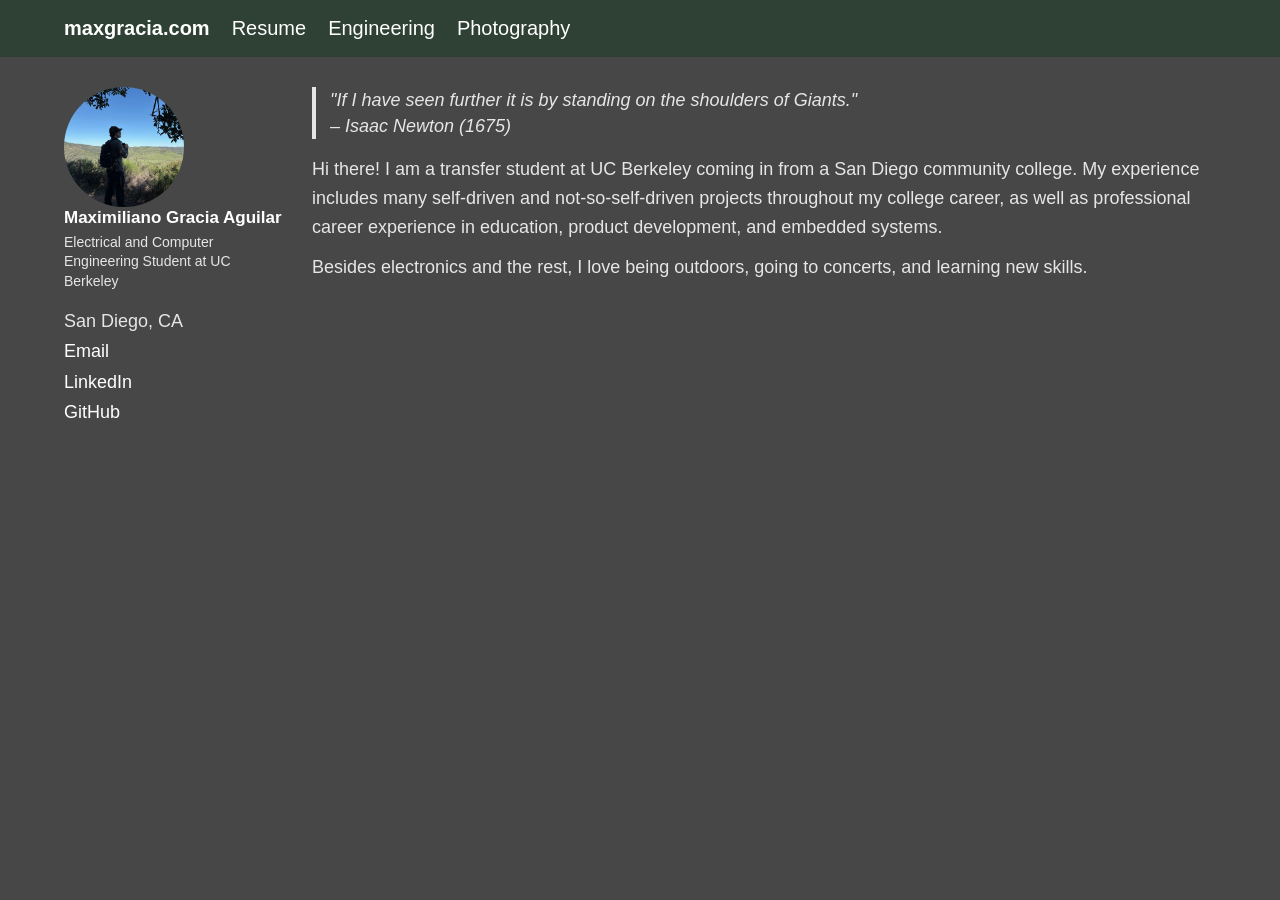
<file: index.html>
<!DOCTYPE html>
<html lang="en">
<head>
  <meta charset="UTF-8">
  <meta name="viewport" content="width=device-width, initial-scale=1.0">
  <title>maxgracia.com</title>
  <link rel="stylesheet" href="css/style.css">
</head>
<body>
  <header id="main-header" class="phone-nav">
    <div class="container">
      <ul id="navbar">
        <li class="nav-brand"><a href="index.html"><strong>maxgracia.com</strong></a></li>
        <li class="nav-toggle-slot">
          <button type="button" class="nav-toggle" aria-expanded="false" aria-controls="navbar" aria-label="Menu">
            <span class="nav-bars" aria-hidden="true"><span></span><span></span><span></span></span>
          </button>
        </li>
        <li class="nav-link"><a href="files/resume 7-26.pdf" target="_blank">Resume</a></li>
        <li class="nav-link"><a href="engineering.html">Engineering</a></li>
        <li class="nav-link"><a href="photography.html">Photography</a></li>
      </ul>
    </div>
  </header>

  <div class="container">
    <div class="split">
      <aside id="sidebar">
        <div class="idrow">
          <img src="images/pfp.jpg" alt="Maximiliano Gracia Aguilar on a trail" id="profile-picture">
          <div class="bio">
            <h1>Maximiliano Gracia Aguilar</h1>
            <p>Electrical and Computer Engineering Student at UC Berkeley</p>
          </div>
        </div>
        <ul id="contact">
          <li class="location">San Diego, CA</li>
          <li class="email"><a href="mailto:maxgraciaaguilar@hotmail.com">Email</a></li>
          <li class="linkedin"><a href="https://linkedin.com/in/maxgracia">LinkedIn</a></li>
          <li class="github"><a href="https://github.com/maxgraciaaguilar">GitHub</a></li>
        </ul>
      </aside>

      <section id="main">
        <blockquote class="quote">
          <p>"If I have seen further it is by standing on the shoulders of Giants."</p>
          <p class="attribution">– Isaac Newton (1675)</p>
        </blockquote>
        <p>Hi there! I am a transfer student at UC Berkeley coming in from a San Diego community college. My experience includes many self-driven and not-so-self-driven projects throughout my college career, as well as professional career experience in education, product development, and embedded systems.</p>
        <p>Besides electronics and the rest, I love being outdoors, going to concerts, and learning new skills.</p>
      </section>
    </div>
  </div>
  <script>
    (function () {
      var button = document.querySelector(".nav-toggle");
      var navbar = document.getElementById("navbar");
      if (!button || !navbar) return;
      function setOpen(open) {
        button.setAttribute("aria-expanded", open ? "true" : "false");
        navbar.classList.toggle("is-open", open);
      }
      button.addEventListener("click", function () {
        setOpen(button.getAttribute("aria-expanded") !== "true");
      });
      document.addEventListener("keydown", function (event) {
        if (event.key === "Escape" && button.getAttribute("aria-expanded") === "true") {
          setOpen(false);
          button.focus();
        }
      });
    })();
  </script>
</body>
</html>
</file>
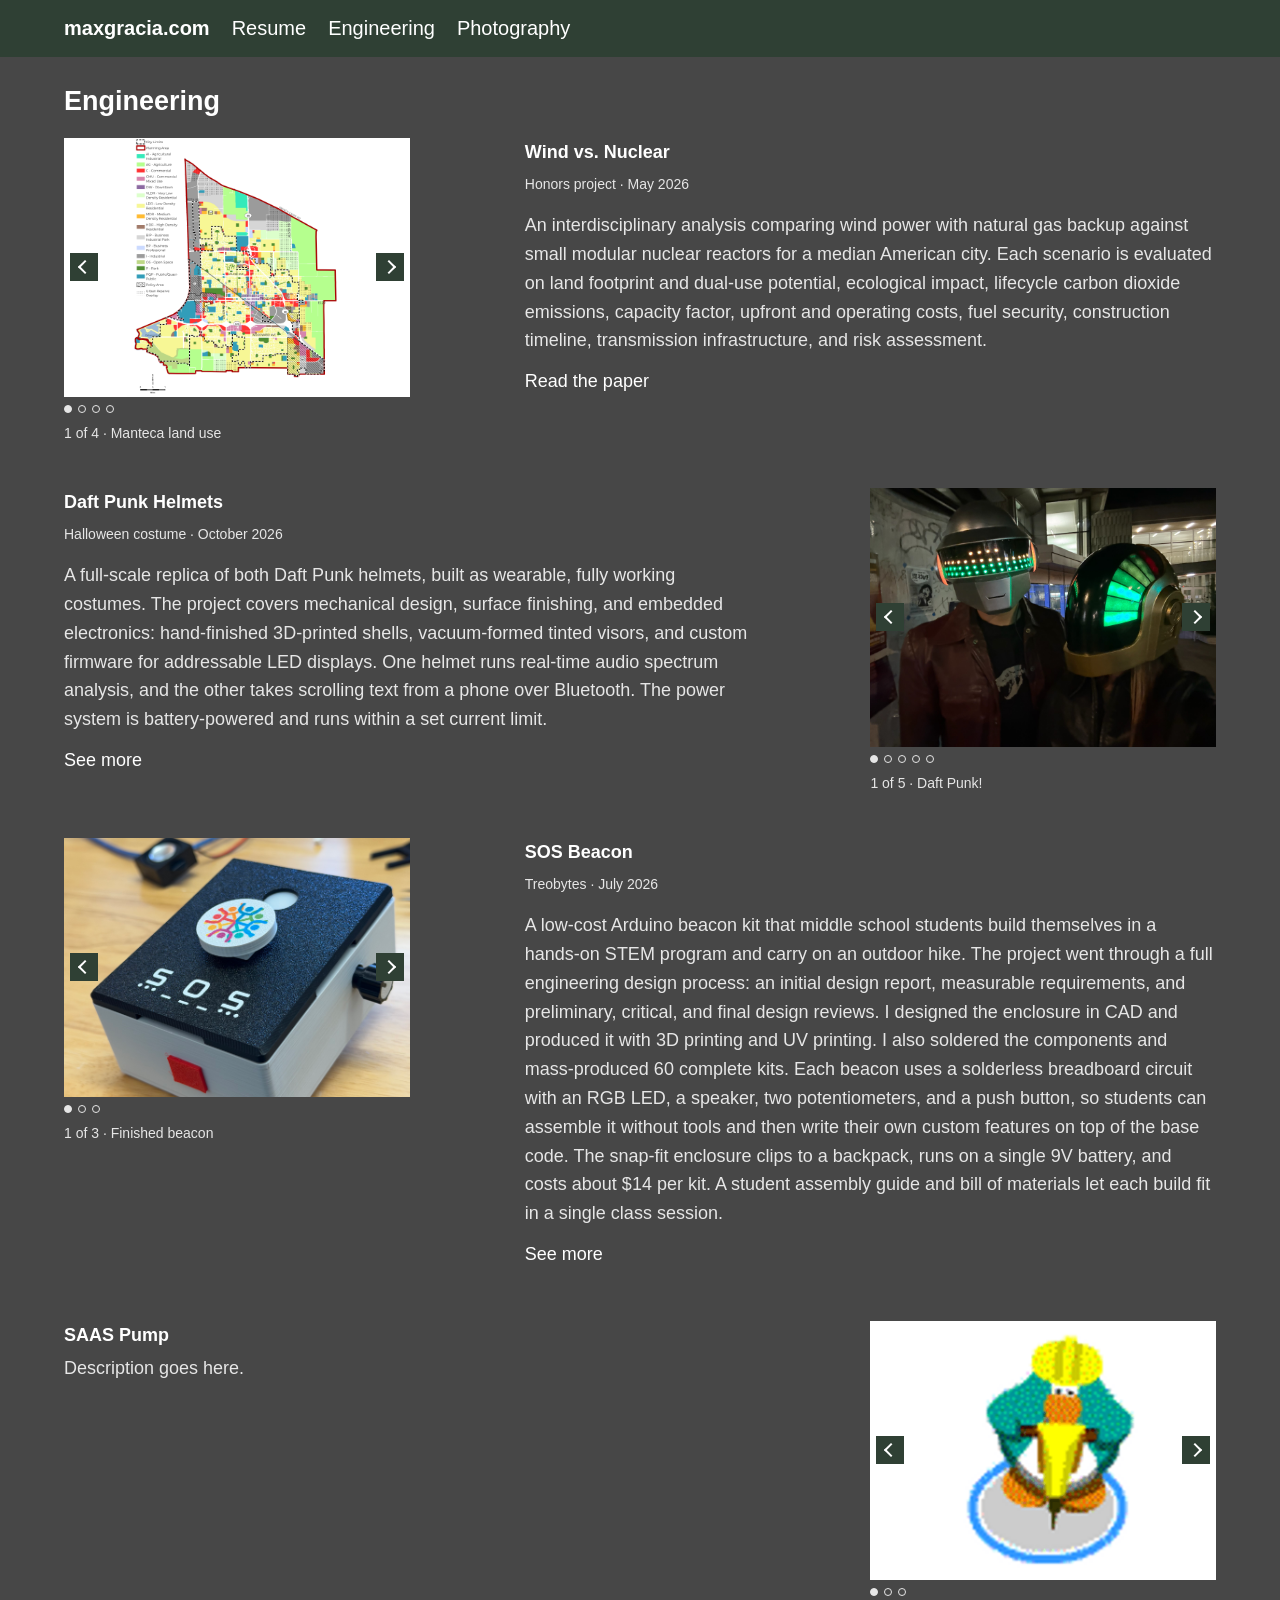
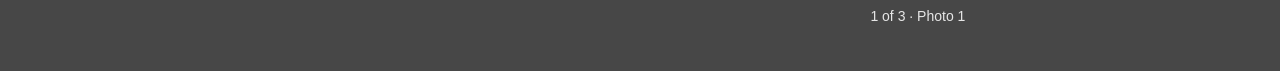
<file: engineering.html>
<!DOCTYPE html>
<html lang="en">
<head>
  <meta charset="UTF-8">
  <meta name="viewport" content="width=device-width, initial-scale=1.0">
  <title>Engineering</title>
  <link rel="stylesheet" href="css/style.css">
</head>
<body>
  <header id="main-header" class="phone-nav">
    <div class="container">
      <ul id="navbar">
        <li class="nav-brand"><a href="index.html"><strong>maxgracia.com</strong></a></li>
        <li class="nav-toggle-slot">
          <button type="button" class="nav-toggle" aria-expanded="false" aria-controls="navbar" aria-label="Menu">
            <span class="nav-bars" aria-hidden="true"><span></span><span></span><span></span></span>
          </button>
        </li>
        <li class="nav-link"><a href="files/resume 7-26.pdf" target="_blank">Resume</a></li>
        <li class="nav-link"><a href="engineering.html">Engineering</a></li>
        <li class="nav-link"><a href="photography.html">Photography</a></li>
      </ul>
    </div>
  </header>

  <div class="container eng">
    <h1>Engineering</h1>

    <article class="project">
      <div class="project-media">
        <div class="pager" data-pager>
          <div class="pager-view">
            <div class="pager-track">
              <img src="images/manteca.png" alt="Manteca land use map, 2021" data-label="Manteca land use">
              <img src="images/spacing.png" alt="Wind turbine spacing, setback, and rotor diameter" data-label="Turbine spacing">
              <img src="images/steam.jpg" alt="Combined-cycle gas turbine with heat recovery steam generator" data-label="Gas turbine">
              <img src="images/pipelines.jpg" alt="U.S. natural gas pipeline network" data-label="Gas pipelines">
            </div>
            <button type="button" class="pager-prev" aria-label="Previous figure"><span class="pager-chev pager-chev-left"></span></button>
            <button type="button" class="pager-next" aria-label="Next figure"><span class="pager-chev pager-chev-right"></span></button>
          </div>
          <div class="pager-dots">
            <button type="button" aria-label="Show Manteca land use"></button>
            <button type="button" aria-label="Show turbine spacing"></button>
            <button type="button" aria-label="Show gas turbine"></button>
            <button type="button" aria-label="Show gas pipelines"></button>
          </div>
          <div class="pager-thumbs">
            <button type="button" aria-label="Show Manteca land use"><img src="images/manteca.png" alt=""></button>
            <button type="button" aria-label="Show turbine spacing"><img src="images/spacing.png" alt=""></button>
            <button type="button" aria-label="Show gas turbine"><img src="images/steam.jpg" alt=""></button>
            <button type="button" aria-label="Show gas pipelines"><img src="images/pipelines.jpg" alt=""></button>
          </div>
          <p class="pager-cap" aria-live="polite"></p>
        </div>
      </div>
      <div class="project-copy">
        <h2>Wind vs. Nuclear</h2>
        <p class="project-meta">Honors project · May 2026</p>
        <p>An interdisciplinary analysis comparing wind power with natural gas backup against small modular nuclear reactors for a median American city. Each scenario is evaluated on land footprint and dual-use potential, ecological impact, lifecycle carbon dioxide emissions, capacity factor, upfront and operating costs, fuel security, construction timeline, transmission infrastructure, and risk assessment.</p>
        <p><a href="files/197%20Honors%20Project%20FINAL%20DRAFT.pdf" target="_blank">Read the paper</a></p>
      </div>
    </article>

    <article class="project">
      <div class="project-media">
        <div class="pager" data-pager>
          <div class="pager-view">
            <div class="pager-track">
              <img class="fit-frame" src="images/IMG_2926.JPG" alt="Both Daft Punk helmets worn, with the visor lights on" data-label="Daft Punk!">
              <video class="fit-frame" src="images/guyman.mp4" poster="images/poster-guyman.jpg" muted loop playsinline preload="none" data-label="Printing Guy-Man"></video>
              <video class="fit-frame" src="images/thomas.mp4" poster="images/poster-thomas.jpg" muted loop playsinline preload="none" data-label="Printing Thomas"></video>
              <img class="fit-frame" src="images/IMG_5225.jpeg" alt="Gold and silver helmet shells with painted parts in the spray booth" data-label="Gold and silver shells">
              <img class="fit-frame" src="images/dp-primed.jpg" alt="Primed helmet shells and parts before the metallic finish" data-label="Primed shells">
            </div>
            <button type="button" class="pager-prev" aria-label="Previous figure"><span class="pager-chev pager-chev-left"></span></button>
            <button type="button" class="pager-next" aria-label="Next figure"><span class="pager-chev pager-chev-right"></span></button>
          </div>
          <div class="pager-dots">
            <button type="button" aria-label="Show Daft Punk!"></button>
            <button type="button" aria-label="Show printing Guy-Man"></button>
            <button type="button" aria-label="Show printing Thomas"></button>
            <button type="button" aria-label="Show gold and silver shells"></button>
            <button type="button" aria-label="Show primed shells"></button>
          </div>
          <div class="pager-thumbs">
            <button type="button" aria-label="Show Daft Punk!"><img class="fit-frame" src="images/IMG_2926.JPG" alt=""></button>
            <button type="button" aria-label="Show printing Guy-Man"><img class="fit-frame" src="images/poster-guyman.jpg" alt=""></button>
            <button type="button" aria-label="Show printing Thomas"><img class="fit-frame" src="images/poster-thomas.jpg" alt=""></button>
            <button type="button" aria-label="Show gold and silver shells"><img class="fit-frame" src="images/IMG_5225.jpeg" alt=""></button>
            <button type="button" aria-label="Show primed shells"><img class="fit-frame" src="images/dp-primed.jpg" alt=""></button>
          </div>
          <p class="pager-cap" aria-live="polite"></p>
        </div>
      </div>
      <div class="project-copy">
        <h2>Daft Punk Helmets</h2>
        <p class="project-meta">Halloween costume · October 2026</p>
        <p>A full-scale replica of both Daft Punk helmets, built as wearable, fully working costumes. The project covers mechanical design, surface finishing, and embedded electronics: hand-finished 3D-printed shells, vacuum-formed tinted visors, and custom firmware for addressable LED displays. One helmet runs real-time audio spectrum analysis, and the other takes scrolling text from a phone over Bluetooth. The power system is battery-powered and runs within a set current limit.</p>
        <p><a href="https://www.linkedin.com/feed/update/urn:li:activity:7527538068032204801/" target="_blank">See more</a></p>
      </div>
    </article>

    <article class="project">
      <div class="project-media">
        <div class="pager" data-pager>
          <div class="pager-view">
            <div class="pager-track">
              <img class="fit-frame" src="images/IMG_2572.jpeg" alt="Finished SOS beacon with a textured black lid, white SOS lettering, and a round logo button" data-label="Finished beacon">
              <img class="fit-frame" src="images/IMG_2450.jpeg" alt="Arduino Nano breadboard with two potentiometers, an RGB LED, and jumper wires" data-label="Breadboard circuit">
              <img class="fit-frame" src="images/IMG_2626.jpeg" alt="Bin of 3D-printed SOS beacon lids and tre-o-bytes enclosure frames" data-label="Printed parts">
            </div>
            <button type="button" class="pager-prev" aria-label="Previous figure"><span class="pager-chev pager-chev-left"></span></button>
            <button type="button" class="pager-next" aria-label="Next figure"><span class="pager-chev pager-chev-right"></span></button>
          </div>
          <div class="pager-dots">
            <button type="button" aria-label="Show finished beacon"></button>
            <button type="button" aria-label="Show breadboard circuit"></button>
            <button type="button" aria-label="Show printed parts"></button>
          </div>
          <div class="pager-thumbs">
            <button type="button" aria-label="Show finished beacon"><img class="fit-frame" src="images/IMG_2572.jpeg" alt=""></button>
            <button type="button" aria-label="Show breadboard circuit"><img class="fit-frame" src="images/IMG_2450.jpeg" alt=""></button>
            <button type="button" aria-label="Show printed parts"><img class="fit-frame" src="images/IMG_2626.jpeg" alt=""></button>
          </div>
          <p class="pager-cap" aria-live="polite"></p>
        </div>
      </div>
      <div class="project-copy">
        <h2>SOS Beacon</h2>
        <p class="project-meta">Treobytes · July 2026</p>
        <p>A low-cost Arduino beacon kit that middle school students build themselves in a hands-on STEM program and carry on an outdoor hike. The project went through a full engineering design process: an initial design report, measurable requirements, and preliminary, critical, and final design reviews. I designed the enclosure in CAD and produced it with 3D printing and UV printing. I also soldered the components and mass-produced 60 complete kits. Each beacon uses a solderless breadboard circuit with an RGB LED, a speaker, two potentiometers, and a push button, so students can assemble it without tools and then write their own custom features on top of the base code. The snap-fit enclosure clips to a backpack, runs on a single 9V battery, and costs about $14 per kit. A student assembly guide and bill of materials let each build fit in a single class session.</p>
        <p><a href="https://github.com/maxgraciaaguilar/SOS-beacon" target="_blank">See more</a></p>
      </div>
    </article>

    <article class="project">
      <div class="project-media">
        <div class="pager" data-pager>
          <div class="pager-view">
            <div class="pager-track">
              <img src="images/construction.gif" alt="SAAS Pump photo 1" data-label="Photo 1">
              <img src="images/slot-2.svg" alt="SAAS Pump photo 2" data-label="Photo 2">
              <img src="images/slot-3.svg" alt="SAAS Pump photo 3" data-label="Photo 3">
            </div>
            <button type="button" class="pager-prev" aria-label="Previous figure"><span class="pager-chev pager-chev-left"></span></button>
            <button type="button" class="pager-next" aria-label="Next figure"><span class="pager-chev pager-chev-right"></span></button>
          </div>
          <div class="pager-dots">
            <button type="button" aria-label="Show photo 1"></button>
            <button type="button" aria-label="Show photo 2"></button>
            <button type="button" aria-label="Show photo 3"></button>
          </div>
          <div class="pager-thumbs">
            <button type="button" aria-label="Show photo 1"><img src="images/slot-1.svg" alt=""></button>
            <button type="button" aria-label="Show photo 2"><img src="images/slot-2.svg" alt=""></button>
            <button type="button" aria-label="Show photo 3"><img src="images/slot-3.svg" alt=""></button>
          </div>
          <p class="pager-cap" aria-live="polite"></p>
        </div>
      </div>
      <div class="project-copy">
        <h2>SAAS Pump</h2>
        <p>Description goes here.</p>
      </div>
    </article>
  </div>
  <script>
    document.querySelectorAll("[data-pager]").forEach(function (pager) {
      pager.querySelectorAll(".pager-track > img, .pager-track > video").forEach(function (media) {
        var frame = document.createElement("div");
        frame.className = "pager-slide";
        media.parentNode.insertBefore(frame, media);
        frame.appendChild(media);
      });
      var view = pager.querySelector(".pager-view");
      var slides = pager.querySelectorAll(".pager-track img, .pager-track video");
      var reduceMotion = window.matchMedia("(prefers-reduced-motion: reduce)").matches;
      var dots = pager.querySelectorAll(".pager-dots button");
      var thumbs = pager.querySelectorAll(".pager-thumbs button");
      var caption = pager.querySelector(".pager-cap");
      var count = slides.length;
      var index = 0;
      if (count < 2) pager.classList.add("pager-single");
      var drag = 0;
      var active = false;
      var origin = 0;

      function paint() {
        pager.style.setProperty("--i", String(index));
        pager.style.setProperty("--dx", String(drag));
        caption.textContent = count < 2
          ? slides[index].getAttribute("data-label")
          : String(index + 1) + " of " + String(count) + " · " + slides[index].getAttribute("data-label");
        dots.forEach(function (dot, n) {
          dot.setAttribute("aria-pressed", n === index ? "true" : "false");
        });
        thumbs.forEach(function (thumb, n) {
          thumb.setAttribute("aria-pressed", n === index ? "true" : "false");
        });
        slides.forEach(function (slide, n) {
          if (slide.tagName !== "VIDEO") return;
          if (n === index && !reduceMotion) {
            var play = slide.play();
            if (play && play.catch) play.catch(function () {});
          } else {
            slide.pause();
          }
        });
      }

      function go(next) {
        index = (next + count) % count;
        drag = 0;
        paint();
      }

      pager.querySelector(".pager-prev").addEventListener("click", function () { go(index - 1); });
      pager.querySelector(".pager-next").addEventListener("click", function () { go(index + 1); });
      dots.forEach(function (dot, n) {
        dot.addEventListener("click", function () { go(n); });
      });
      thumbs.forEach(function (thumb, n) {
        thumb.addEventListener("click", function () { go(n); });
      });

      view.addEventListener("pointerdown", function (event) {
        if (count < 2 || event.button !== 0 || event.target.closest("button")) return;
        active = true;
        origin = event.clientX;
        drag = 0;
        pager.classList.add("dragging");
        view.setPointerCapture(event.pointerId);
      });
      view.addEventListener("pointermove", function (event) {
        if (!active) return;
        drag = Math.round(event.clientX - origin);
        pager.style.setProperty("--dx", String(drag));
      });
      function release() {
        if (!active) return;
        active = false;
        pager.classList.remove("dragging");
        if (drag <= -48) go(index + 1);
        else if (drag >= 48) go(index - 1);
        else go(index);
      }
      view.addEventListener("pointerup", release);
      view.addEventListener("pointercancel", release);
      paint();
    });

    (function () {
      var button = document.querySelector(".nav-toggle");
      var navbar = document.getElementById("navbar");
      if (!button || !navbar) return;
      function setOpen(open) {
        button.setAttribute("aria-expanded", open ? "true" : "false");
        navbar.classList.toggle("is-open", open);
      }
      button.addEventListener("click", function () {
        setOpen(button.getAttribute("aria-expanded") !== "true");
      });
      document.addEventListener("keydown", function (event) {
        if (event.key === "Escape" && button.getAttribute("aria-expanded") === "true") {
          setOpen(false);
          button.focus();
        }
      });
    })();
  </script>
</body>
</html>
</file>
<file: css/style.css>
body {
    background-color: #474747;
    color: #e6e6e6;
    font-family: Arial;
    font-size: 18px;
    line-height: 1.6em;
    margin: 0;
}

a{
  color: #fff;
  text-decoration: none;
}

a:hover{
  text-decoration: underline;
}


.container{
  width: 90%;
  margin: auto;
  overflow: hidden;
}

#main-header{
  background: #2F4034;
  color: white;
  margin-bottom: 30px;
}

#navbar {
  display: flex;
  flex-wrap: wrap;
  align-items: baseline;
  gap: 8px 22px;
  margin: 0;
  padding: 14px 0;
  list-style: none;
}

#navbar li{
  font-size: 20px;
}

.leftbar{
  float: left;
  width: 30%;
}

.rightdesc{
  float: right;
  width: 60%;
}

.quote{
  margin: 0 0 16px;
  border-left: solid 4px #e6e6e6;
  padding-left: 14px;
  font-style: normal;
}

.quote p {
  margin: 0;
  font-size: 18px;
  font-style: italic;
  line-height: 1.45;
}

.attribution {
  margin-top: 8px;
  font-size: 15px;
  font-style: normal;
}

#navbar li:first-child{
  font-size: 20px;
}

.nav-toggle-slot {
  display: none;
}

.nav-toggle {
  width: 44px;
  height: 44px;
  display: grid;
  place-items: center;
  margin: 0;
  padding: 0;
  border: 0;
  background: transparent;
  color: #fff;
  cursor: pointer;
}

.nav-toggle:focus-visible {
  outline: 2px solid #fff;
  outline-offset: -4px;
}

.nav-bars {
  position: relative;
  display: block;
  width: 18px;
  height: 12px;
}

.nav-bars span {
  position: absolute;
  left: 0;
  right: 0;
  height: 2px;
  background: #fff;
  transform-origin: center;
  transition: transform 160ms ease;
}

.nav-bars span:nth-child(1) { top: 0; }
.nav-bars span:nth-child(2) { top: 5px; }
.nav-bars span:nth-child(3) { top: 10px; }

.nav-toggle[aria-expanded="true"] .nav-bars span:nth-child(1) {
  transform: translateY(5px) rotate(45deg);
}

.nav-toggle[aria-expanded="true"] .nav-bars span:nth-child(2) {
  transform: scaleX(0);
}

.nav-toggle[aria-expanded="true"] .nav-bars span:nth-child(3) {
  transform: translateY(-5px) rotate(-45deg);
}

.split {
  display: flex;
  gap: 28px;
  align-items: flex-start;
}

#sidebar{
  flex: 0 0 220px;
  width: 220px;
}

#sidebar h1 {
  margin: 0;
  color: #fff;
  font-size: 17px;
  font-weight: 700;
  line-height: 1.3;
}

#sidebar .bio p {
  margin: 4px 0 0;
  font-size: 14px;
  line-height: 1.4;
}

#contact {
  margin: 14px 0 0;
  padding: 0;
  list-style: none;
  line-height: 1.7;
}

#profile-picture{
  width: 120px;
  height: 120px;
  border-radius: 50%;
  object-fit: cover;
  object-position: 20% 32%;
  display: block;
}

#main{
  flex: 1 1 auto;
  min-width: 0;
}

#main > p {
  margin: 0 0 12px;
}

@media (max-width: 700px){
  .split {
    flex-direction: column;
    gap: 16px;
  }
  #sidebar {
    flex-basis: auto;
    width: auto;
  }
  .idrow {
    display: flex;
    gap: 14px;
    align-items: flex-start;
  }
  #profile-picture{
    width: 72px;
    height: 72px;
    flex: none;
  }
  #contact {
    display: flex;
    flex-wrap: wrap;
    gap: 4px 16px;
  }
  .quote p {
    font-size: 16px;
  }

  #main-header.phone-nav #navbar {
    align-items: stretch;
    gap: 0;
    padding: 0;
  }

  #main-header.phone-nav .nav-brand {
    display: flex;
    flex: 1 1 auto;
    align-items: center;
    padding: 4px 0;
    font-size: 18px;
  }

  #main-header.phone-nav .nav-toggle-slot {
    display: flex;
    align-items: center;
  }

  #main-header.phone-nav .nav-link {
    display: none;
    flex: 1 0 100%;
    border-top: 1px solid rgba(255, 255, 255, 0.14);
    font-size: 16px;
  }

  #main-header.phone-nav #navbar.is-open .nav-link {
    display: block;
  }

  #main-header.phone-nav .nav-link a {
    display: block;
    padding: 12px 0;
  }
}

@media (prefers-reduced-motion: reduce) {
  .nav-bars span {
    transition: none;
  }
}

.eng h1 {
  margin: 0 0 22px;
  color: #fff;
  font-size: 27px;
}

.eng h2 {
  margin: 0 0 4px;
  color: #fff;
  font-size: 18px;
}

.eng .project {
  display: flex;
  justify-content: space-between;
  align-items: flex-start;
  margin: 0 0 40px;
}

.eng .project-media {
  width: 30%;
  flex: 0 0 30%;
  min-width: 0;
}

.eng .project-copy {
  width: 60%;
  flex: 0 0 60%;
  min-width: 0;
}

.eng .project:nth-of-type(even),
.eng .project-flip {
  flex-direction: row-reverse;
}

.eng .project-meta {
  margin: 0 0 10px;
  font-size: 14px;
}

.eng .project-copy p {
  margin: 0 0 12px;
}

.eng .project-copy > p:not(.project-meta):not(:has(a)) {
  font-size: 18px;
}

.eng .project-copy h3 {
  margin: 4px 0 8px;
  color: #fff;
  font-size: 16px;
}

.eng .project-copy ol {
  margin: 0 0 12px;
  padding-left: 1.25em;
}

.eng .project-copy li {
  margin: 0 0 8px;
}

.eng .pager {
  --i: 0;
  --dx: 0;
}

.eng .pager-view {
  position: relative;
  overflow: hidden;
  aspect-ratio: 4 / 3;
  background: #fff;
  touch-action: pan-y;
}

.eng .pager-track {
  display: flex;
  width: 100%;
  height: 100%;
  transition: transform 280ms ease;
  transform: translateX(calc(var(--i) * -100% + var(--dx) * 1px));
}

.eng .pager-slide {
  flex: 0 0 100%;
  width: 100%;
  height: 100%;
  min-width: 0;
  overflow: hidden;
  background: #fff;
}

.eng .pager.dragging .pager-track {
  transition: none;
}

.eng .pager-track img,
.eng .pager-track video {
  width: 100%;
  height: 100%;
  object-fit: contain;
  display: block;
  pointer-events: none;
  user-select: none;
  background: #fff;
}

.eng .pager-track img.fit-frame,
.eng .pager-track video.fit-frame,
.eng .pager-thumbs img.fit-frame {
  object-fit: cover;
  object-position: center;
}

.eng .pager-track img.fit-frame {
  transform: scale(1.02);
}

.eng .pager-prev,
.eng .pager-next {
  position: absolute;
  top: 50%;
  width: 28px;
  height: 28px;
  margin-top: -14px;
  border: 0;
  padding: 0;
  background: #2F4034;
  color: #fff;
}

.eng .pager-prev { left: 6px; }
.eng .pager-next { right: 6px; }

.eng .pager-chev {
  display: block;
  width: 8px;
  height: 8px;
  margin: auto;
  border-top: 2px solid #fff;
  border-right: 2px solid #fff;
}

.eng .pager-chev-left { transform: translateX(1px) rotate(-135deg); }
.eng .pager-chev-right { transform: translateX(-1px) rotate(45deg); }

.eng .pager-dots,
.eng .pager-thumbs {
  display: flex;
  gap: 6px;
  margin-top: 8px;
}

.eng .pager-thumbs { display: none; }

.eng .pager-dots button,
.eng .pager-thumbs button {
  border: 1px solid transparent;
  padding: 0;
  background: transparent;
}

.eng .pager-dots button {
  width: 8px;
  height: 8px;
  border: 1px solid #e6e6e6;
  border-radius: 50%;
}

.eng .pager-dots button[aria-pressed="true"] {
  background: #e6e6e6;
}

.eng .pager-thumbs button {
  flex: 1;
  min-width: 0;
  background: #fff;
}

.eng .pager-thumbs button[aria-pressed="true"] {
  border-color: #fff;
}

.eng .pager-thumbs img {
  display: block;
  width: 100%;
  aspect-ratio: 4 / 3;
  object-fit: contain;
  pointer-events: none;
}

.eng .project-long .pager-thumbs { display: flex; }

.eng .project-long .pager-prev,
.eng .project-long .pager-next,
.eng .project-long .pager-dots { display: none; }

.eng .pager-single .pager-prev,
.eng .pager-single .pager-next,
.eng .pager-single .pager-dots { display: none; }

.eng .pager-cap {
  margin: 6px 0 0;
  font-size: 14px;
}

.eng .pager-prev:focus-visible,
.eng .pager-next:focus-visible,
.eng .pager-dots button:focus-visible,
.eng .pager-thumbs button:focus-visible {
  outline: 2px solid #fff;
  outline-offset: 2px;
}

@media (max-width: 1000px) {
  .eng .project,
  .eng .project:nth-of-type(even),
  .eng .project-flip {
    flex-direction: column;
    gap: 14px;
  }
  .eng h1 {
    font-size: 22px;
  }
  .eng .project-copy > p:not(.project-meta):not(:has(a)) {
    font-size: 16px;
  }
  .eng .project-media,
  .eng .project-copy {
    width: 100%;
    flex-basis: auto;
  }
}

@media (prefers-reduced-motion: reduce) {
  .eng .pager-track { transition: none; }
}
</file>
